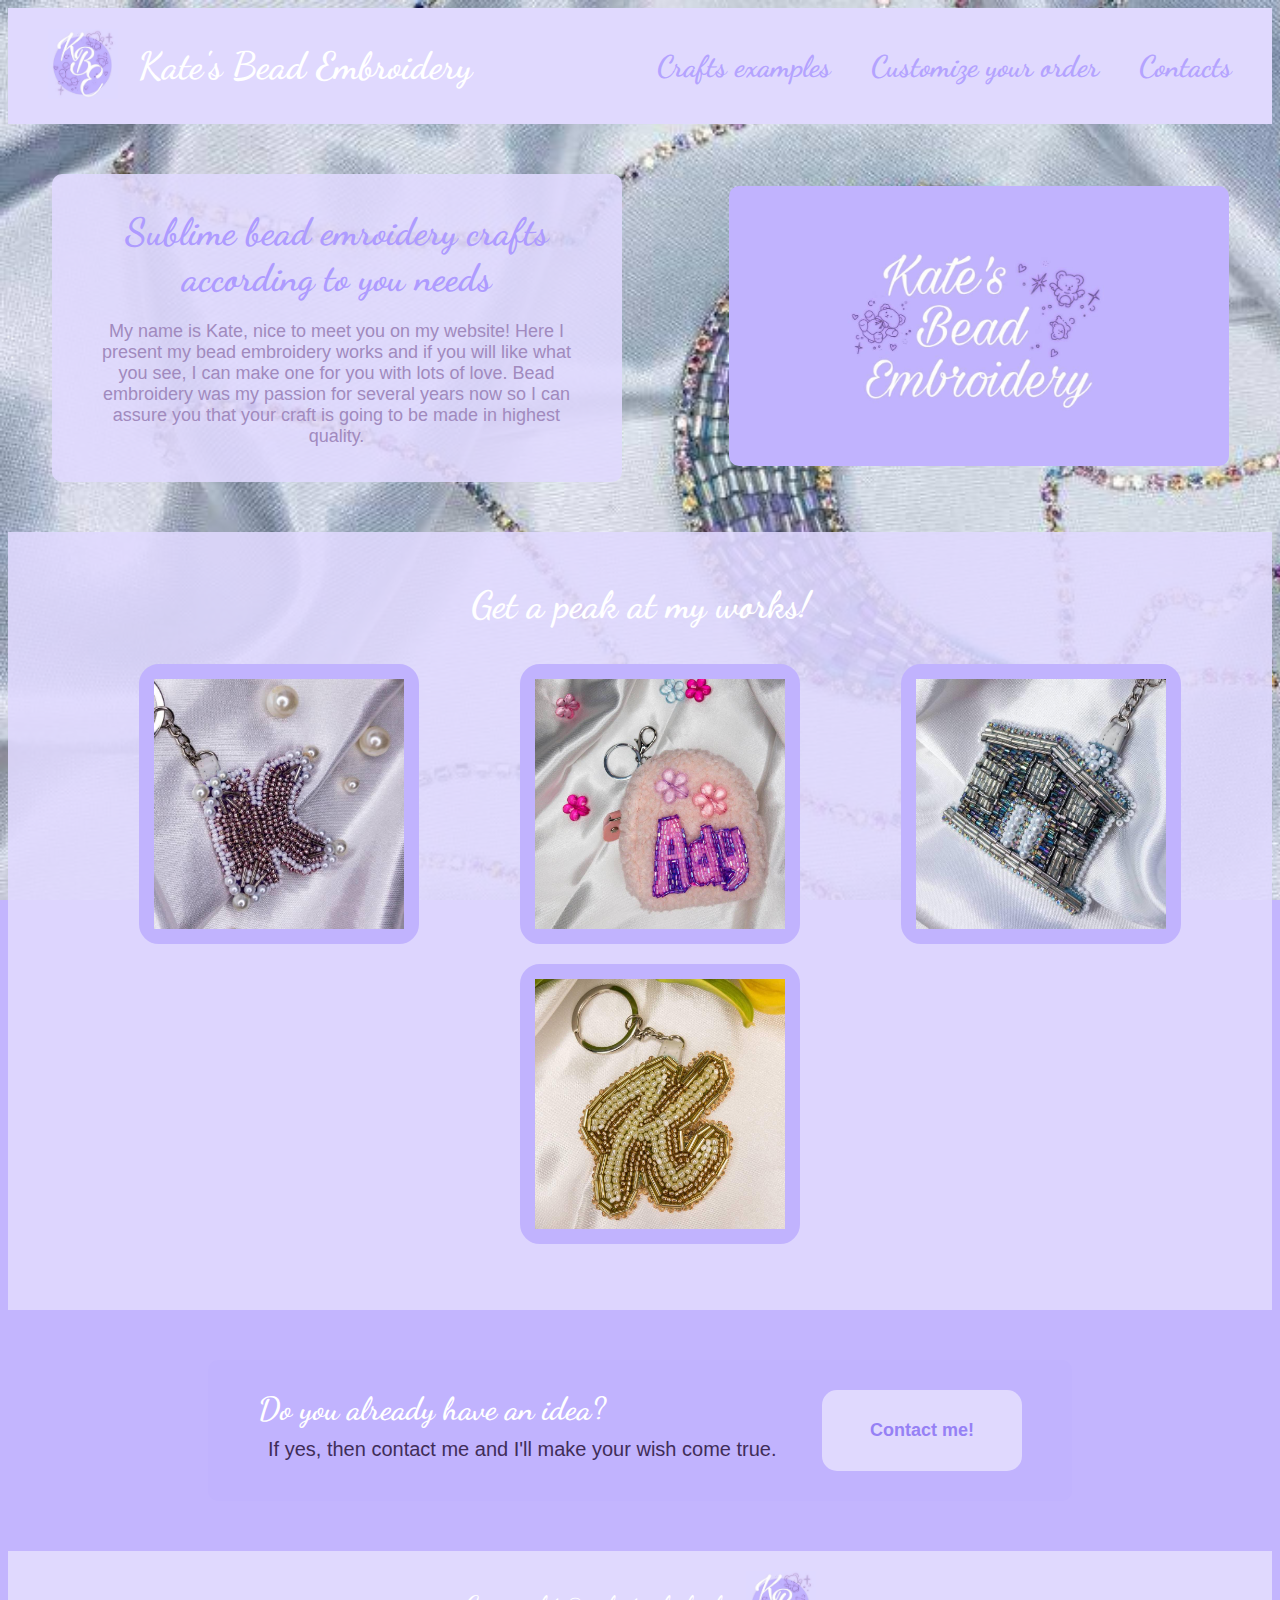
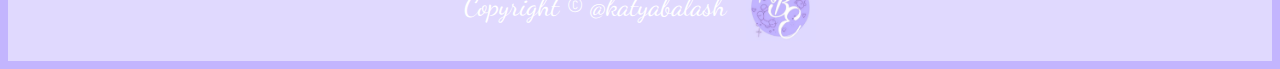
<file: index.html>
<!DOCTYPE html>
<html lang="en">
<head>
    <meta charset="UTF-8">
    <meta http-equiv="X-UA-Compatible" content="IE=edge">
    <meta name="viewport" content="width=device-width, initial-scale=1.0">
    <link rel="icon" type="image/x-icon" href="/images/logosmall.jpg">
    <link rel="stylesheet" href="/style.css">
    <link rel="preconnect" href="https://fonts.googleapis.com">
    <link rel="preconnect" href="https://fonts.gstatic.com" crossorigin>
    <link href="https://fonts.googleapis.com/css2?family=Dancing+Script:wght@500;600;700&family=Great+Vibes&display=swap" rel="stylesheet">
    <title>Kate's Bead Embroidery</title>
</head>
<body>
    <nav>
        <div class="logo-bar">
         <div class="icon"><img src="/images/logosmall.jpg" style="width:70px; height:70px"></div>
         <div class="logo">Kate's Bead Embroidery</div>
        </div>
        <ul class="nav-bar">
            <li><a>Crafts examples</a></li>
            <li><a>Customize your order</a></li>
            <li><a>Contacts</a></li>
        </ul>
    </nav>
    <div class="introduction">
        <div class="intro-info">
            <div class="intro-header"> Sublime bead emroidery crafts according to you needs </div>
            <div class="intro-text">My name is Kate, nice to meet you on my website! Here I present my bead embroidery works and if you will like what you see, I can make one for you with lots of love. Bead embroidery was my passion for several years now so I can assure you that your craft is going to be made in highest quality. </div>
        </div>
        <div class="intro-pic"><img src="/images/nametwosides.jpg" style="max-width: 500px; max-height 350px; border-radius: 10px;" ></div>
    </div>
    <div class="examples">
        <div class="examples-header">Get a peak at my works!</div>
        <ul class="examples-pics">
            <li><a><img src="/images/katsquare.jpg" ></a></li>
            <li><a><img src="/images/adysquare.jpg"></a></li>
            <li><a><img src="/images/housesquare.jpg"></a></li>
            <li><a><img src="/images/karsquare.jpg"></a></li>
        </ul>
    </div>
    <div class="call-to-action">
      <div class="call-container">
         <div class="call-header">Do you already have an idea?</div>
         <div class="call-text">If yes, then contact me and I'll make your wish come true.</div>
      </div>
      <button class="call-button">Contact me!</button>
    </div>
    <div class="footer">
        <div>Copyright &copy @katyabalash</div>
        <img class="footer-icon" src="/images/logosmall.jpg">
    </div>
</body>
</html>
</file>
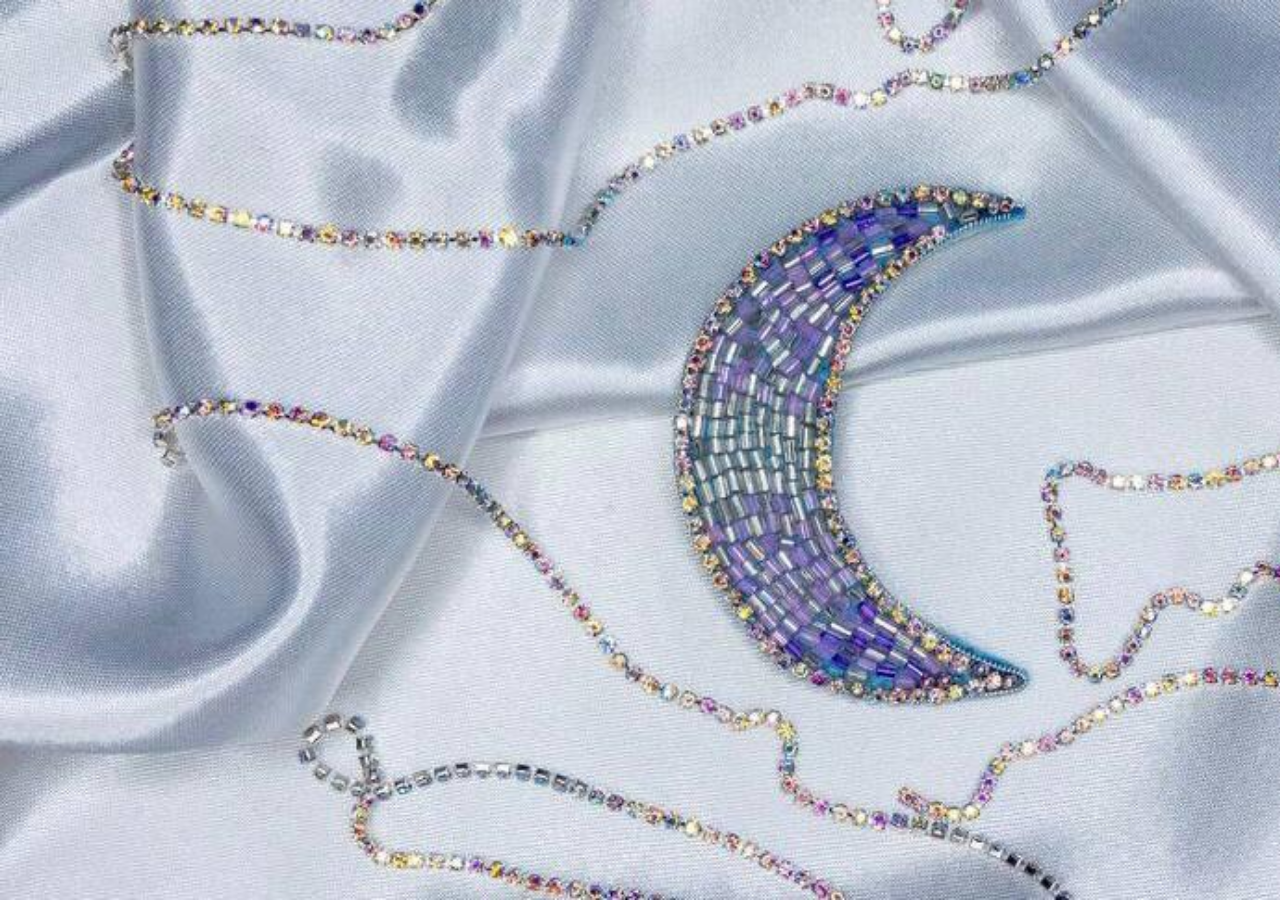
<file: contacts.html>
<!DOCTYPE html>
<html lang="en">
<head>
    <meta charset="UTF-8">
    <meta http-equiv="X-UA-Compatible" content="IE=edge">
    <meta name="viewport" content="width=device-width, initial-scale=1.0">
    <link rel="icon" type="image/x-icon" href="/images/logosmall.jpg">
    <link rel="stylesheet" href="/style.css">
    <link rel="preconnect" href="https://fonts.googleapis.com">
    <link rel="preconnect" href="https://fonts.gstatic.com" crossorigin>
    <link href="https://fonts.googleapis.com/css2?family=Dancing+Script:wght@500;600;700&family=Great+Vibes&display=swap" rel="stylesheet">
    <title>Kate's Bead Embroidery</title>
</head>
<body>
    
</body>
</html>
</file>
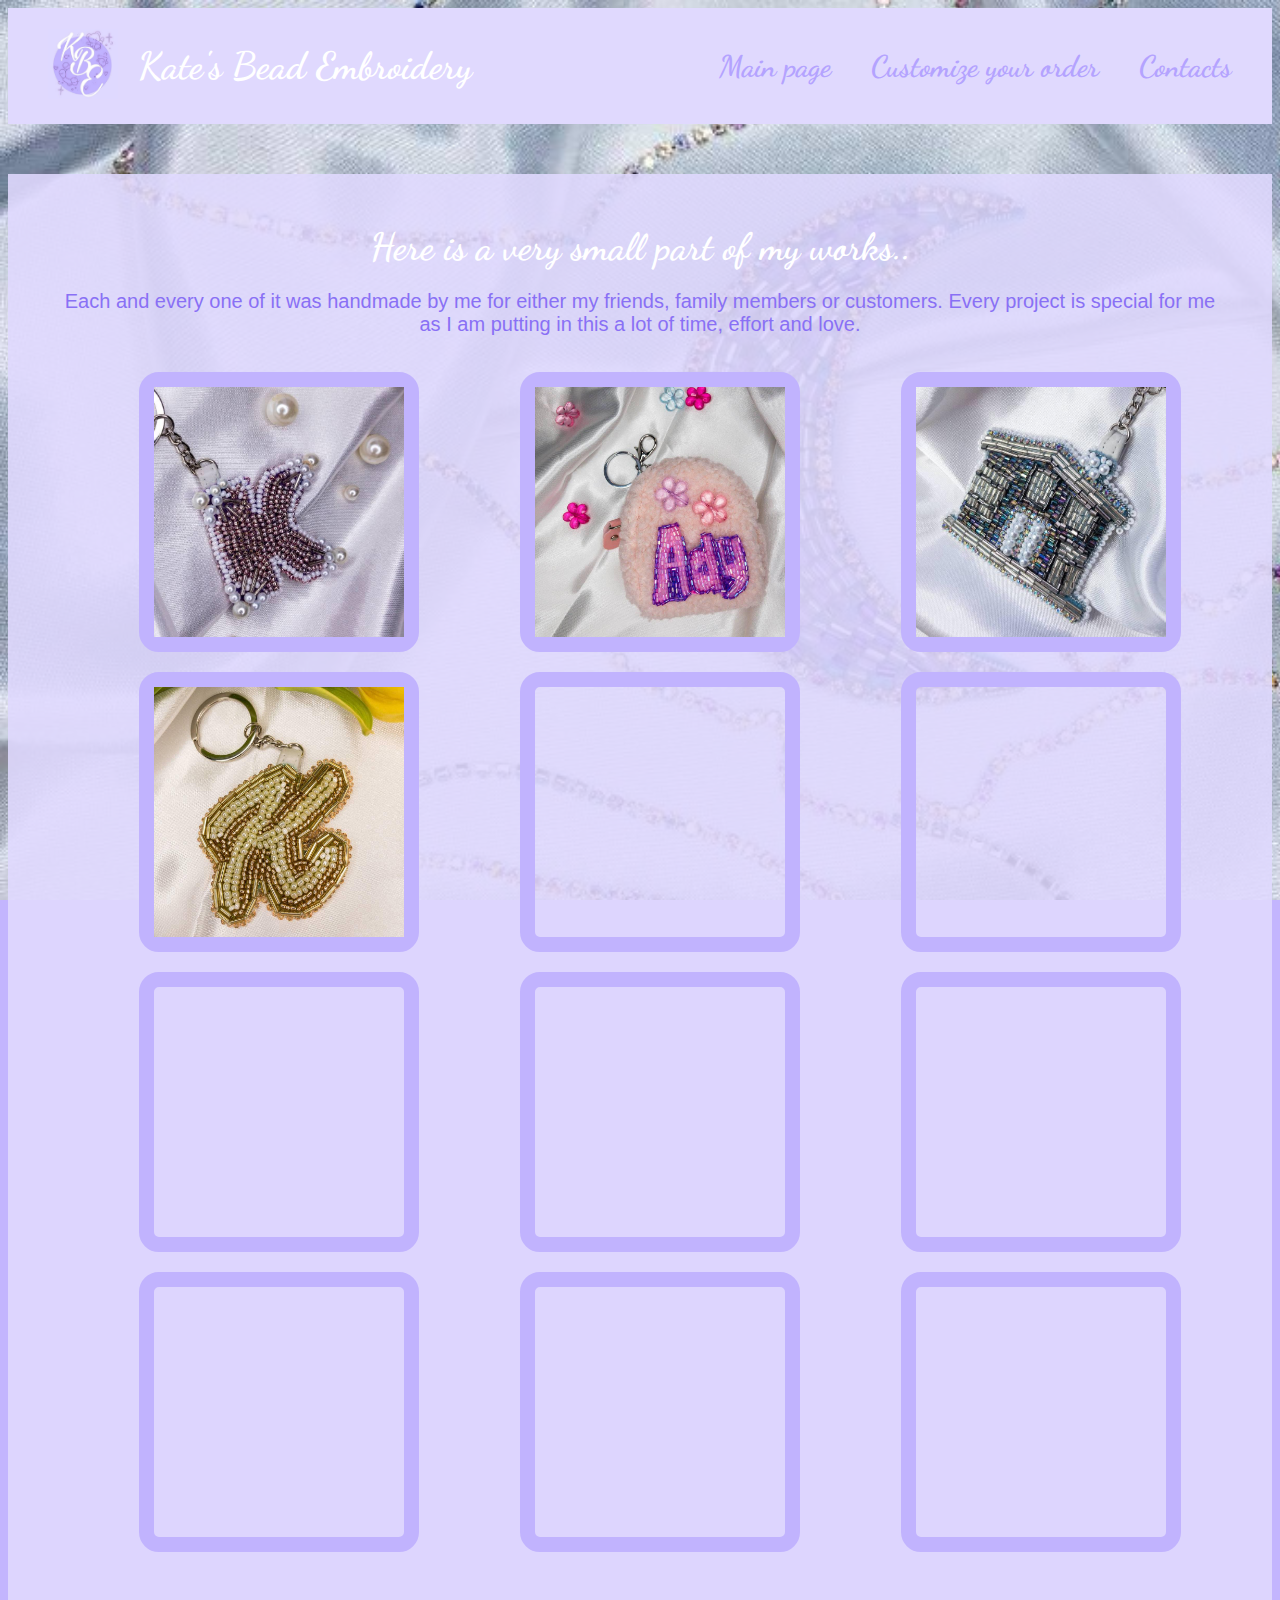
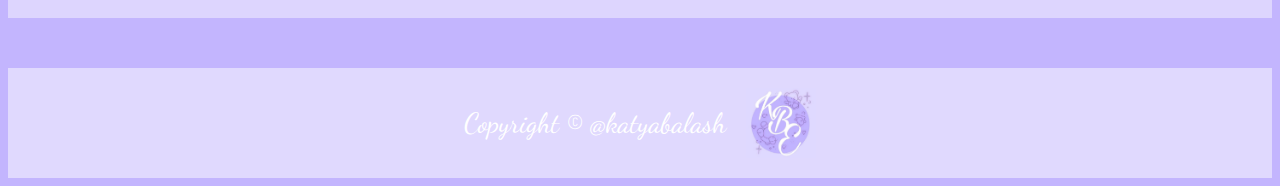
<file: examples.html>
<!DOCTYPE html>
<html lang="en">
<head>
    <meta charset="UTF-8">
    <meta http-equiv="X-UA-Compatible" content="IE=edge">
    <meta name="viewport" content="width=device-width, initial-scale=1.0">
    <link rel="icon" type="image/x-icon" href="/images/logosmall.jpg">
    <link rel="stylesheet" href="/style.css">
    <link rel="preconnect" href="https://fonts.googleapis.com">
    <link rel="preconnect" href="https://fonts.gstatic.com" crossorigin>
    <link href="https://fonts.googleapis.com/css2?family=Dancing+Script:wght@500;600;700&family=Great+Vibes&display=swap" rel="stylesheet">
    <title>Kate's Bead Embroidery</title>
</head>
<body>
    <nav>
        <div class="logo-bar">
         <div class="icon"><img src="/images/logosmall.jpg" style="width:70px; height:70px"></div>
         <div class="logo">Kate's Bead Embroidery</div>
        </div>
        <ul class="nav-bar">
            <li><a href="/index.html" target="_blank" title="Go to main page">Main page</a></li>
            <li><a href="/order.html" target="_blank" title="Help yourself to decide what you want!">Customize your order</a></li>
            <li><a href="/contacts.html" target="_blank" title="Text me or have a look at my social media!">Contacts</a></li>
        </ul>
    </nav>
    <div class="examples">
        <div class="examples-header">Here is a very small part of my works..</div>
        <div class="examples-text">Each and every one of it was handmade by me for either my friends, family members or customers. Every project is special for me as I am putting in this a lot of time, effort and love.</div>
        <ul class="examples-pics">
            <li><a><img src="/images/katsquare.jpg"></a></li>
            <li><a><img src="/images/adysquare.jpg"></a></li>
            <li><a><img src="/images/housesquare.jpg"></a></li>
            <li><a><img src="/images/karsquare.jpg"></a></li>
            <li><a><img></a></li>
            <li><a><img></a></li>
            <li><a><img></a></li>
            <li><a><img></a></li>
            <li><a><img></a></li>
            <li><a><img></a></li>
            <li><a><img></a></li>
            <li><a><img></a></li>
        </ul>
    </div>
    <div class="footer">
        <div>Copyright &copy @katyabalash</div>
        <img class="footer-icon" src="/images/logosmall.jpg">
    </div>
</body>
</html>
</file>
<file: style.css>
@font-face {
    font-family: Dancing_Script;
    src: url(/fonts/Dancing_Script/DancingScript-VariableFont_wght.ttf);
  }
body {
    font-family: 'Dancing_Script', Helvetica, sans-serif;
    background-color: rgba(193, 179, 254, 0.973);
    background-image: url(/images/moonscree4.jpg);
    background-repeat: no-repeat;
    background-size: cover;
    background-attachment: fixed;
}


nav {
    background-color: rgb(224, 217, 254);
    display:flex;
    justify-content: space-between;
    padding: 10px 40px;
    flex-wrap: wrap;
}

.logo {
    color: rgb(255, 255, 255);
    font-size: 38px;
    font-weight: 700;
}

.logo-bar {
    display: flex;
    justify-content: center;
    align-items: center;
    gap: 20px;
    flex-wrap: wrap;
}

.nav-bar {
    display: flex;
    justify-content: center;
    align-items: center;
    gap:40px;
    font-size: 30px;
    color: rgb(180, 163, 255);
    font-weight: 700;
    flex-wrap: wrap;
}

ul {
    list-style-type: none;
}

a {
    text-decoration: none;
}

a:link {
    color: rgb(180, 163, 255);
}

a:hover {
    color: rgb(180, 163, 255)
}

.intro-info {
    display:flex;
    flex-direction: column;
    width: 500px;
    text-align: center;
    gap: 20px;
    padding: 35px;
    border-radius: 10px;
    background-color: rgba(224, 217, 254, 0.89);
}

.intro-header {
    color: white;
    font-size: 38px;
    font-weight: 700;
    color: rgb(174, 155, 255);
}

.intro-text {
    color: rgb(161, 138, 190);
    font-size: 18px;
    font-family:'Lucida Sans', 'Lucida Sans Regular', 'Lucida Grande', 'Lucida Sans Unicode', Geneva, Verdana, sans-serif ;
}

.introduction {
    display: flex;
    flex-wrap: wrap;
    justify-content: space-around;
    align-items: center;
    margin-top: 50px;
    gap: 20px;
}
/* color: rgb(193, 179, 254); */

li img {
    width:250px;
}

.examples li {
    width:250px;
    height:250px;
    border-style: solid;
    border-color:rgb(193, 179, 254);
    border-width: 15px;
    border-radius: 20px;
}

.examples-pics {
    display: flex;
    justify-content: space-around;
    gap:20px;
    flex-wrap: wrap;
}

.examples {
    background-color: rgba(224, 217, 254, 0.89);
    padding: 50px;
    margin: 50px 0px;
    display: flex;
    flex-direction: column;
    gap:20px;
}

.examples-header {
    color:white;
    font-size: 38px;
    font-weight: 700;
    align-self: center;
}

.call-to-action {
    display:flex;
    justify-content: space-between;
    gap:20px;
    background-color:  rgb(193, 179, 254);
    max-width: 900px;
    padding: 30px 50px;
    margin: 50px 200px;
    border-radius: 10px;
    flex-wrap: wrap;
}

.call-header {
    font-size: 32px;
    font-weight: 700;
    color: white;
}

.call-text {
    padding: 10px;
    font-size: 20px;
    color: rgb(64, 45, 88) ;
    font-family:'Lucida Sans', 'Lucida Sans Regular', 'Lucida Grande', 'Lucida Sans Unicode', Geneva, Verdana, sans-serif;
}

.call-button {
    border-style: none;
    font-size: 18px;
    color:rgb(150, 129, 245) ;
    background-color: rgb(224, 217, 254);
    font-weight: 700;
    font-family: 'Lucida Sans', 'Lucida Sans Regular', 'Lucida Grande', 'Lucida Sans Unicode', Geneva, Verdana, sans-serif;
    width: 200px;
    border-radius: 15px;
}

.footer-icon {
    width: 70px;
    height: 70px
}

.footer {
    background-color: rgb(224, 217, 254);
    display: flex;
    justify-content: center;
    align-items: center;
    gap: 20px;
    font-size: 28px;
    color: white;
    padding: 20px;
}

.examples-text {
    font-family: 'Lucida Sans', 'Lucida Sans Regular', 'Lucida Grande', 'Lucida Sans Unicode', Geneva, Verdana, sans-serif;
    font-size: 20px;
    text-align: center;
    color: rgb(137, 112, 245);
}
</file>
